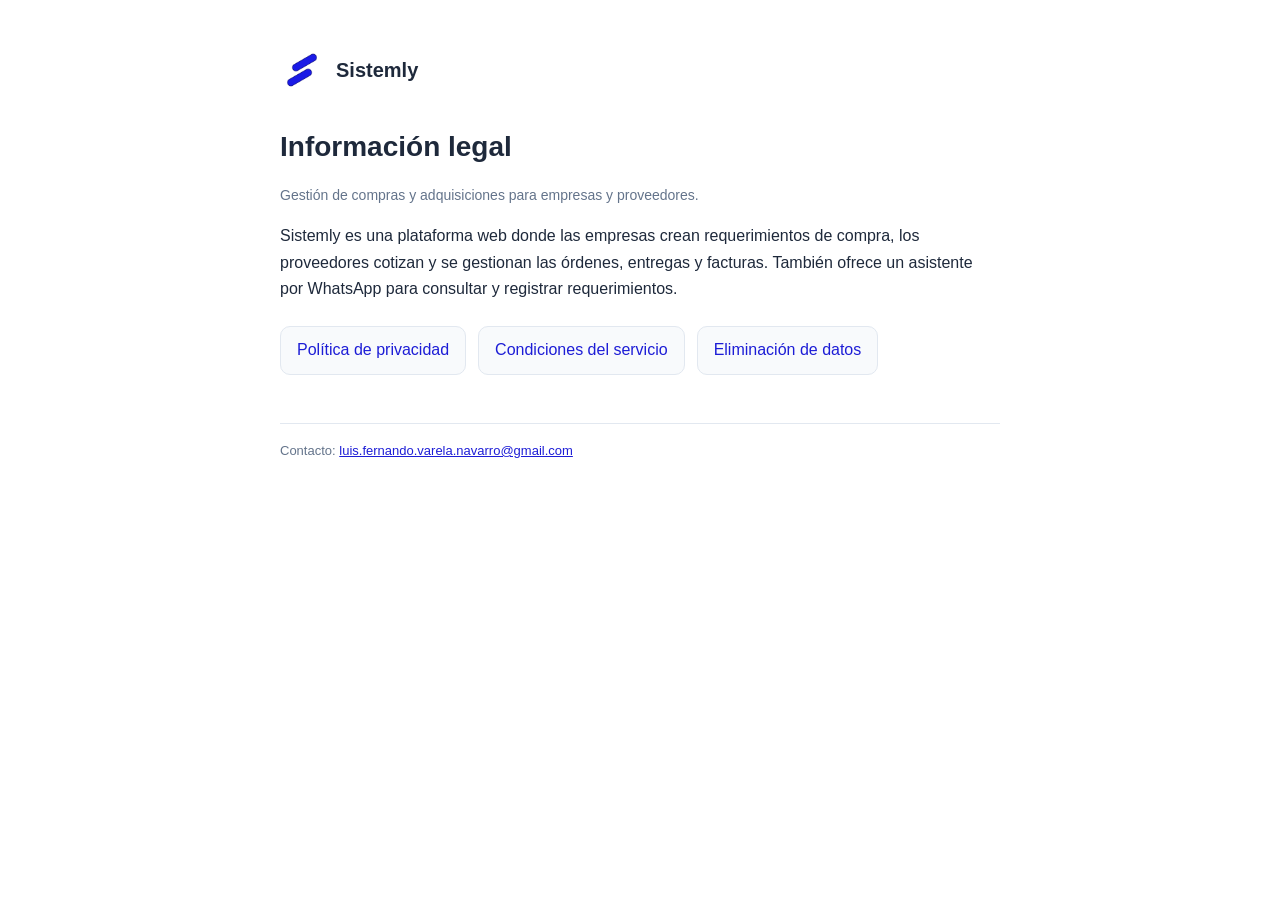
<file: index.html>
<!doctype html>
<html lang="es">
<head>
  <meta charset="utf-8">
  <meta name="viewport" content="width=device-width, initial-scale=1">
  <title>Sistemly · Información legal</title>
  <meta name="description" content="Política de privacidad, condiciones del servicio y eliminación de datos de Sistemly.">
  <link rel="icon" href="icon-1024.png">
  <link rel="stylesheet" href="style.css">
</head>
<body>
  <main>
    <header class="brand">
      <img src="icon-1024.png" alt="Sistemly">
      <strong>Sistemly</strong>
    </header>

    <h1>Información legal</h1>
    <p class="muted">Gestión de compras y adquisiciones para empresas y proveedores.</p>

    <p>
      Sistemly es una plataforma web donde las empresas crean requerimientos de compra, los proveedores cotizan y se gestionan
      las órdenes, entregas y facturas. También ofrece un asistente por WhatsApp para consultar y registrar requerimientos.
    </p>

    <nav class="links">
      <a href="privacidad.html">Política de privacidad</a>
      <a href="terminos.html">Condiciones del servicio</a>
      <a href="eliminacion-de-datos.html">Eliminación de datos</a>
    </nav>

    <footer>
      Contacto: <a href="mailto:luis.fernando.varela.navarro@gmail.com">luis.fernando.varela.navarro@gmail.com</a>
    </footer>
  </main>
</body>
</html>
</file>
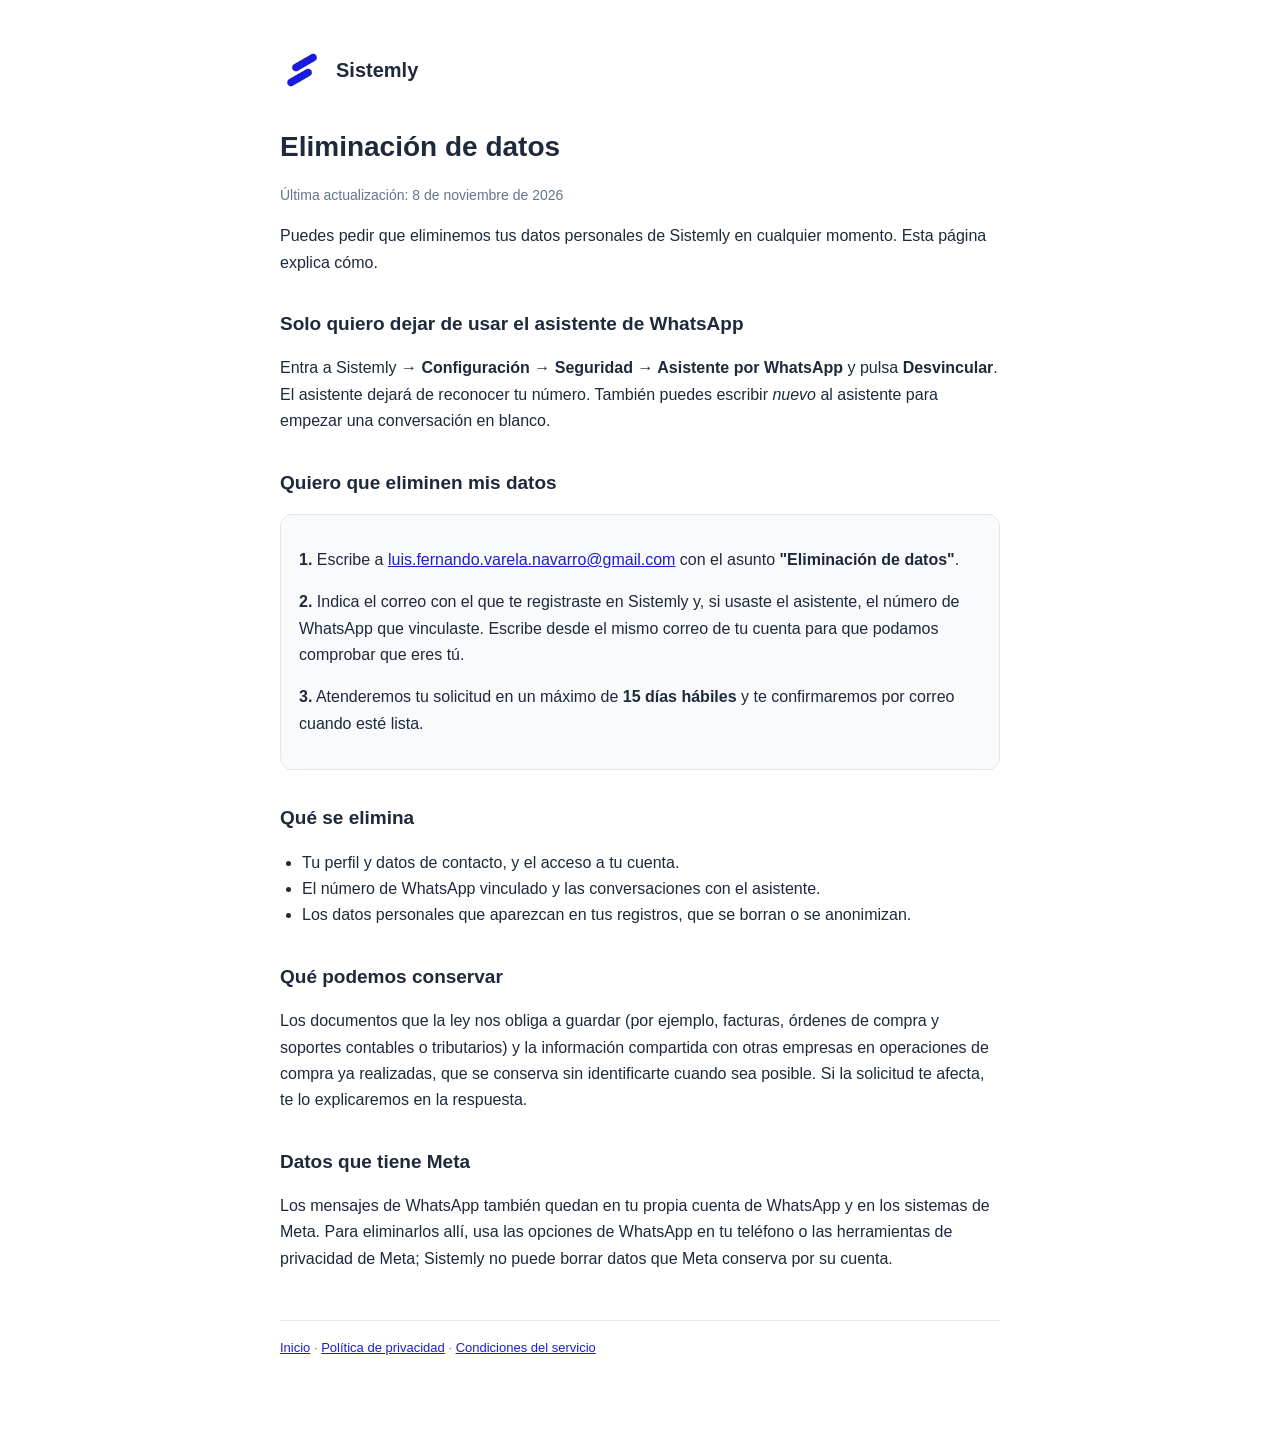
<file: eliminacion-de-datos.html>
<!doctype html>
<html lang="es">
<head>
  <meta charset="utf-8">
  <meta name="viewport" content="width=device-width, initial-scale=1">
  <title>Eliminación de datos · Sistemly</title>
  <meta name="description" content="Cómo solicitar la eliminación de tus datos en Sistemly y desvincular tu WhatsApp.">
  <link rel="icon" href="icon-1024.png">
  <link rel="stylesheet" href="style.css">
</head>
<body>
  <main>
    <header class="brand">
      <img src="icon-1024.png" alt="Sistemly">
      <strong>Sistemly</strong>
    </header>

    <h1>Eliminación de datos</h1>
    <p class="muted">Última actualización: 8 de noviembre de 2026</p>

    <p>Puedes pedir que eliminemos tus datos personales de Sistemly en cualquier momento. Esta página explica cómo.</p>

    <h2>Solo quiero dejar de usar el asistente de WhatsApp</h2>
    <p>
      Entra a Sistemly → <strong>Configuración → Seguridad → Asistente por WhatsApp</strong> y pulsa <strong>Desvincular</strong>.
      El asistente dejará de reconocer tu número. También puedes escribir <em>nuevo</em> al asistente para empezar una conversación en blanco.
    </p>

    <h2>Quiero que eliminen mis datos</h2>
    <div class="card">
      <p><strong>1.</strong> Escribe a <a href="mailto:luis.fernando.varela.navarro@gmail.com">luis.fernando.varela.navarro@gmail.com</a> con el asunto <strong>"Eliminación de datos"</strong>.</p>
      <p><strong>2.</strong> Indica el correo con el que te registraste en Sistemly y, si usaste el asistente, el número de WhatsApp que vinculaste. Escribe desde el mismo correo de tu cuenta para que podamos comprobar que eres tú.</p>
      <p><strong>3.</strong> Atenderemos tu solicitud en un máximo de <strong>15 días hábiles</strong> y te confirmaremos por correo cuando esté lista.</p>
    </div>

    <h2>Qué se elimina</h2>
    <ul>
      <li>Tu perfil y datos de contacto, y el acceso a tu cuenta.</li>
      <li>El número de WhatsApp vinculado y las conversaciones con el asistente.</li>
      <li>Los datos personales que aparezcan en tus registros, que se borran o se anonimizan.</li>
    </ul>

    <h2>Qué podemos conservar</h2>
    <p>
      Los documentos que la ley nos obliga a guardar (por ejemplo, facturas, órdenes de compra y soportes contables o tributarios)
      y la información compartida con otras empresas en operaciones de compra ya realizadas, que se conserva sin identificarte
      cuando sea posible. Si la solicitud te afecta, te lo explicaremos en la respuesta.
    </p>

    <h2>Datos que tiene Meta</h2>
    <p>
      Los mensajes de WhatsApp también quedan en tu propia cuenta de WhatsApp y en los sistemas de Meta. Para eliminarlos allí, usa las opciones de
      WhatsApp en tu teléfono o las herramientas de privacidad de Meta; Sistemly no puede borrar datos que Meta conserva por su cuenta.
    </p>

    <footer>
      <a href="index.html">Inicio</a> · <a href="privacidad.html">Política de privacidad</a> · <a href="terminos.html">Condiciones del servicio</a>
    </footer>
  </main>
</body>
</html>
</file>
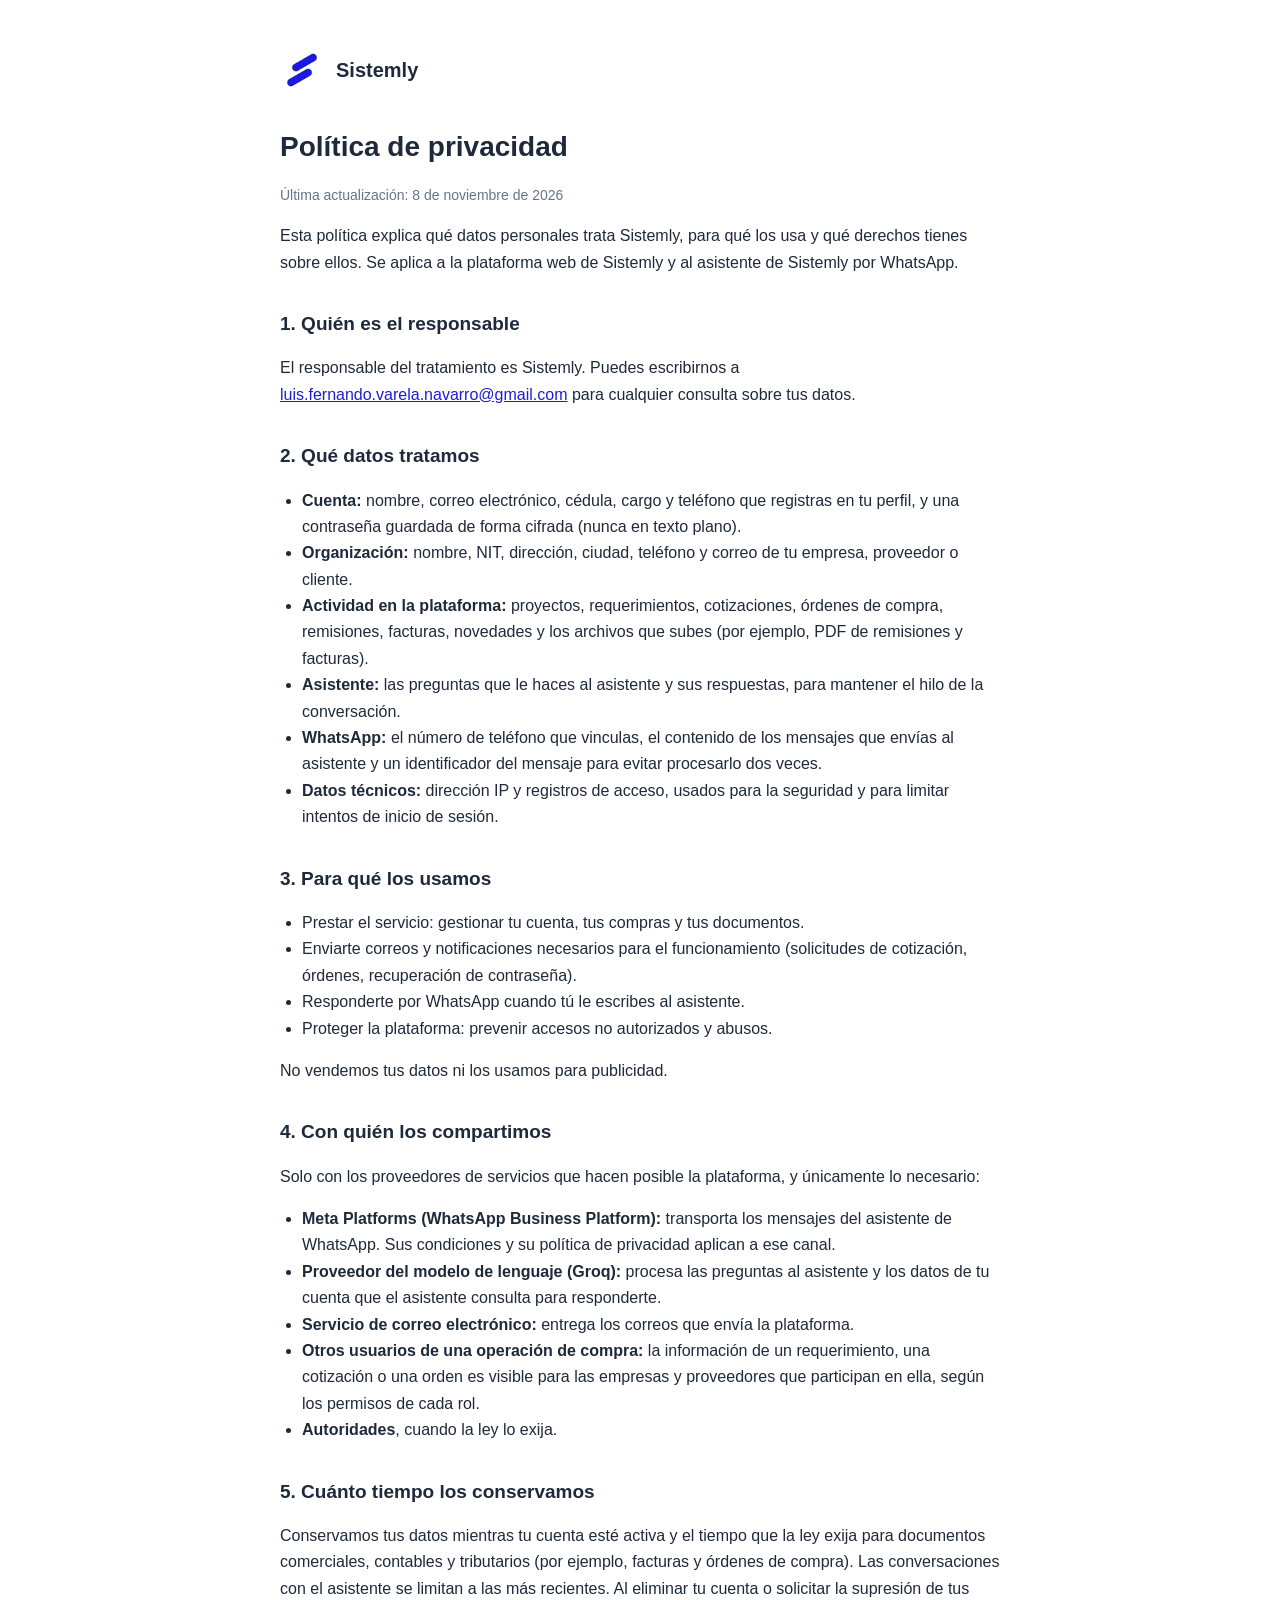
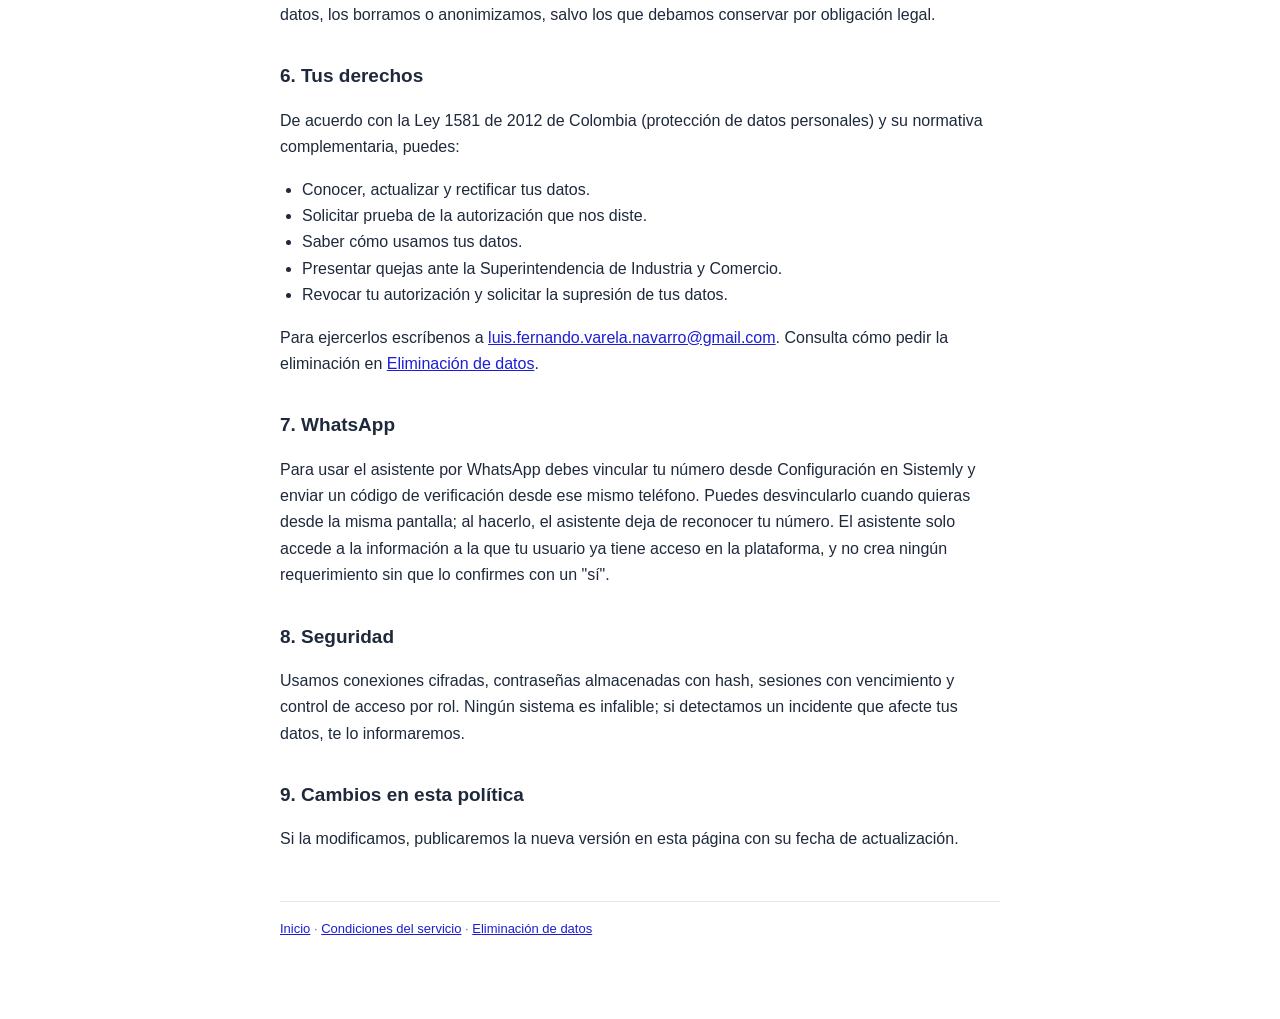
<file: privacidad.html>
<!doctype html>
<html lang="es">
<head>
  <meta charset="utf-8">
  <meta name="viewport" content="width=device-width, initial-scale=1">
  <title>Política de privacidad · Sistemly</title>
  <meta name="description" content="Cómo Sistemly trata los datos personales de sus usuarios.">
  <link rel="icon" href="icon-1024.png">
  <link rel="stylesheet" href="style.css">
</head>
<body>
  <main>
    <header class="brand">
      <img src="icon-1024.png" alt="Sistemly">
      <strong>Sistemly</strong>
    </header>

    <h1>Política de privacidad</h1>
    <p class="muted">Última actualización: 8 de noviembre de 2026</p>

    <p>
      Esta política explica qué datos personales trata Sistemly, para qué los usa y qué derechos tienes sobre ellos.
      Se aplica a la plataforma web de Sistemly y al asistente de Sistemly por WhatsApp.
    </p>

    <h2>1. Quién es el responsable</h2>
    <p>
      El responsable del tratamiento es Sistemly. Puedes escribirnos a
      <a href="mailto:luis.fernando.varela.navarro@gmail.com">luis.fernando.varela.navarro@gmail.com</a> para cualquier consulta sobre tus datos.
    </p>

    <h2>2. Qué datos tratamos</h2>
    <ul>
      <li><strong>Cuenta:</strong> nombre, correo electrónico, cédula, cargo y teléfono que registras en tu perfil, y una contraseña guardada de forma cifrada (nunca en texto plano).</li>
      <li><strong>Organización:</strong> nombre, NIT, dirección, ciudad, teléfono y correo de tu empresa, proveedor o cliente.</li>
      <li><strong>Actividad en la plataforma:</strong> proyectos, requerimientos, cotizaciones, órdenes de compra, remisiones, facturas, novedades y los archivos que subes (por ejemplo, PDF de remisiones y facturas).</li>
      <li><strong>Asistente:</strong> las preguntas que le haces al asistente y sus respuestas, para mantener el hilo de la conversación.</li>
      <li><strong>WhatsApp:</strong> el número de teléfono que vinculas, el contenido de los mensajes que envías al asistente y un identificador del mensaje para evitar procesarlo dos veces.</li>
      <li><strong>Datos técnicos:</strong> dirección IP y registros de acceso, usados para la seguridad y para limitar intentos de inicio de sesión.</li>
    </ul>

    <h2>3. Para qué los usamos</h2>
    <ul>
      <li>Prestar el servicio: gestionar tu cuenta, tus compras y tus documentos.</li>
      <li>Enviarte correos y notificaciones necesarios para el funcionamiento (solicitudes de cotización, órdenes, recuperación de contraseña).</li>
      <li>Responderte por WhatsApp cuando tú le escribes al asistente.</li>
      <li>Proteger la plataforma: prevenir accesos no autorizados y abusos.</li>
    </ul>
    <p>No vendemos tus datos ni los usamos para publicidad.</p>

    <h2>4. Con quién los compartimos</h2>
    <p>Solo con los proveedores de servicios que hacen posible la plataforma, y únicamente lo necesario:</p>
    <ul>
      <li><strong>Meta Platforms (WhatsApp Business Platform):</strong> transporta los mensajes del asistente de WhatsApp. Sus condiciones y su política de privacidad aplican a ese canal.</li>
      <li><strong>Proveedor del modelo de lenguaje (Groq):</strong> procesa las preguntas al asistente y los datos de tu cuenta que el asistente consulta para responderte.</li>
      <li><strong>Servicio de correo electrónico:</strong> entrega los correos que envía la plataforma.</li>
      <li><strong>Otros usuarios de una operación de compra:</strong> la información de un requerimiento, una cotización o una orden es visible para las empresas y proveedores que participan en ella, según los permisos de cada rol.</li>
      <li><strong>Autoridades</strong>, cuando la ley lo exija.</li>
    </ul>

    <h2>5. Cuánto tiempo los conservamos</h2>
    <p>
      Conservamos tus datos mientras tu cuenta esté activa y el tiempo que la ley exija para documentos comerciales,
      contables y tributarios (por ejemplo, facturas y órdenes de compra). Las conversaciones con el asistente se limitan a las más recientes.
      Al eliminar tu cuenta o solicitar la supresión de tus datos, los borramos o anonimizamos, salvo los que debamos conservar por obligación legal.
    </p>

    <h2>6. Tus derechos</h2>
    <p>
      De acuerdo con la Ley 1581 de 2012 de Colombia (protección de datos personales) y su normativa complementaria, puedes:
    </p>
    <ul>
      <li>Conocer, actualizar y rectificar tus datos.</li>
      <li>Solicitar prueba de la autorización que nos diste.</li>
      <li>Saber cómo usamos tus datos.</li>
      <li>Presentar quejas ante la Superintendencia de Industria y Comercio.</li>
      <li>Revocar tu autorización y solicitar la supresión de tus datos.</li>
    </ul>
    <p>
      Para ejercerlos escríbenos a <a href="mailto:luis.fernando.varela.navarro@gmail.com">luis.fernando.varela.navarro@gmail.com</a>. Consulta cómo pedir la eliminación en
      <a href="eliminacion-de-datos.html">Eliminación de datos</a>.
    </p>

    <h2>7. WhatsApp</h2>
    <p>
      Para usar el asistente por WhatsApp debes vincular tu número desde Configuración en Sistemly y enviar un código de verificación
      desde ese mismo teléfono. Puedes desvincularlo cuando quieras desde la misma pantalla; al hacerlo, el asistente deja de reconocer tu número.
      El asistente solo accede a la información a la que tu usuario ya tiene acceso en la plataforma, y no crea ningún requerimiento sin que lo confirmes con un "sí".
    </p>

    <h2>8. Seguridad</h2>
    <p>
      Usamos conexiones cifradas, contraseñas almacenadas con hash, sesiones con vencimiento y control de acceso por rol.
      Ningún sistema es infalible; si detectamos un incidente que afecte tus datos, te lo informaremos.
    </p>

    <h2>9. Cambios en esta política</h2>
    <p>Si la modificamos, publicaremos la nueva versión en esta página con su fecha de actualización.</p>

    <footer>
      <a href="index.html">Inicio</a> · <a href="terminos.html">Condiciones del servicio</a> · <a href="eliminacion-de-datos.html">Eliminación de datos</a>
    </footer>
  </main>
</body>
</html>
</file>
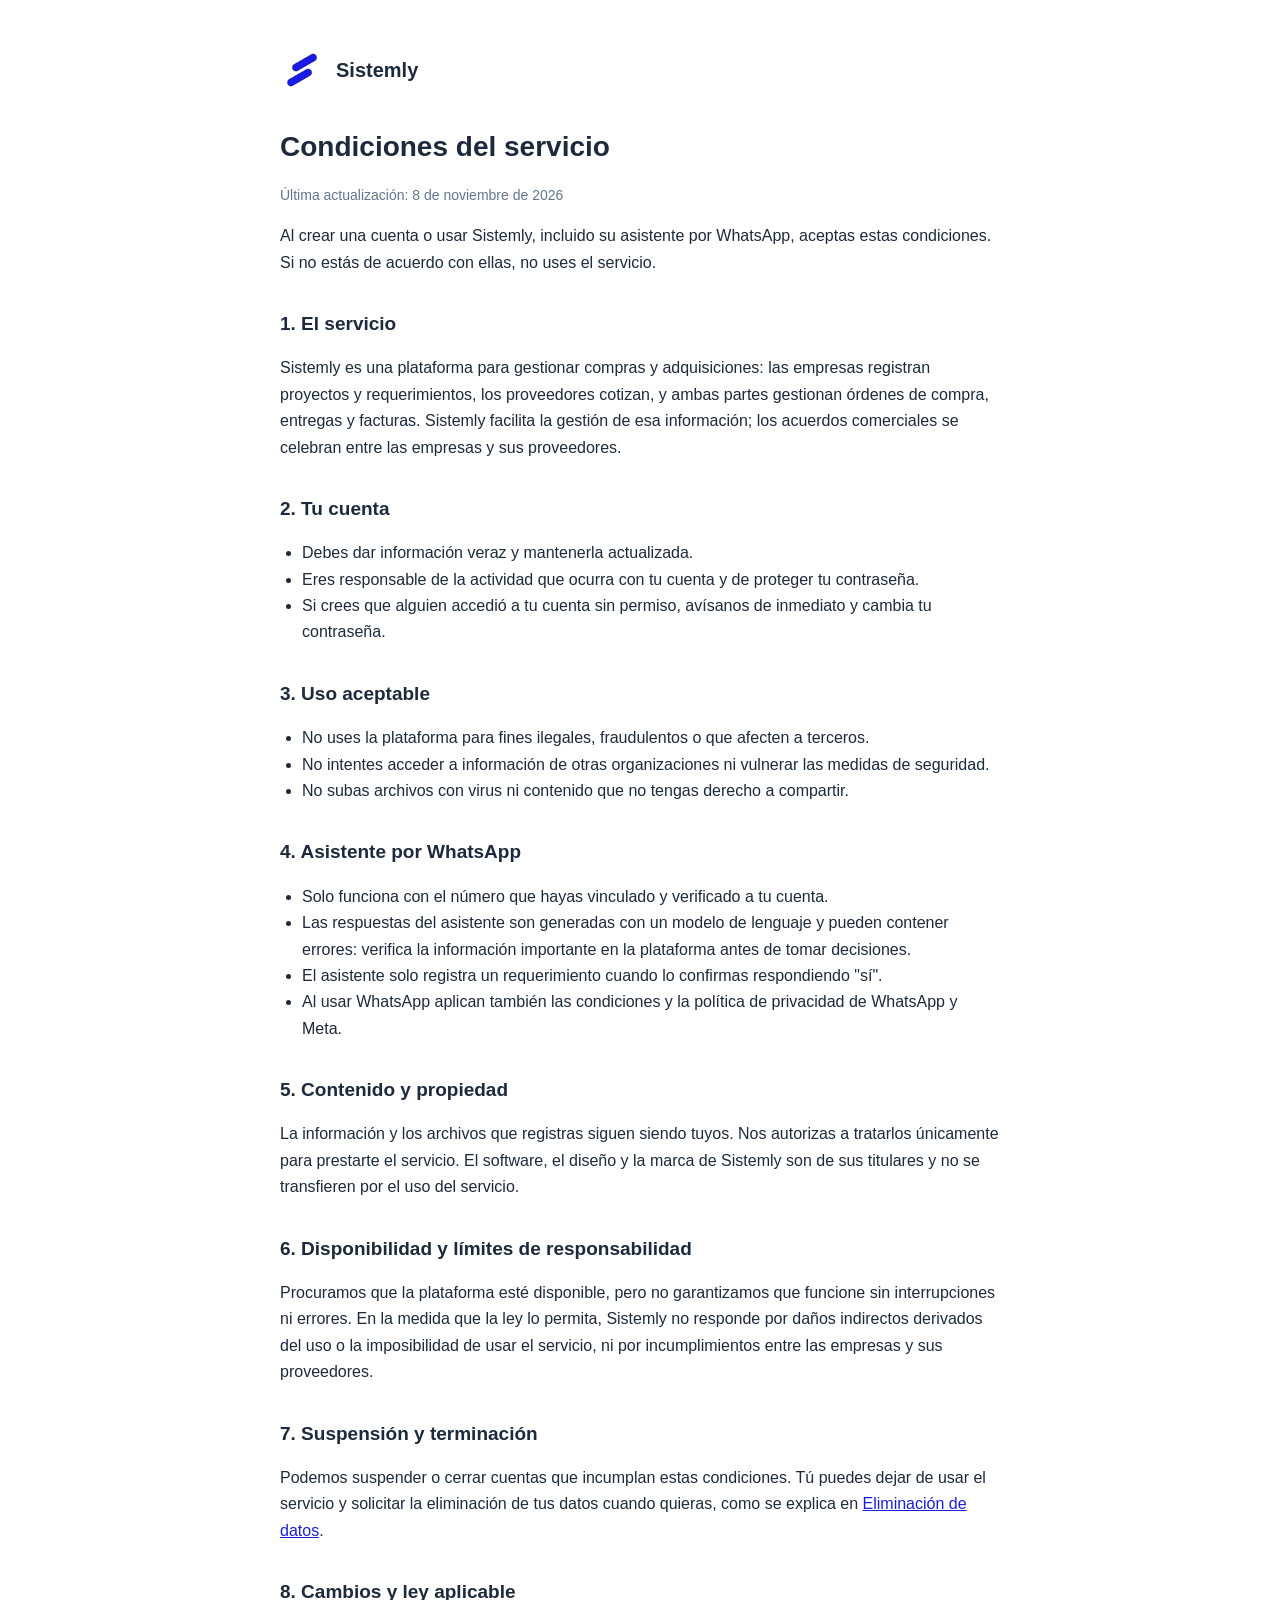
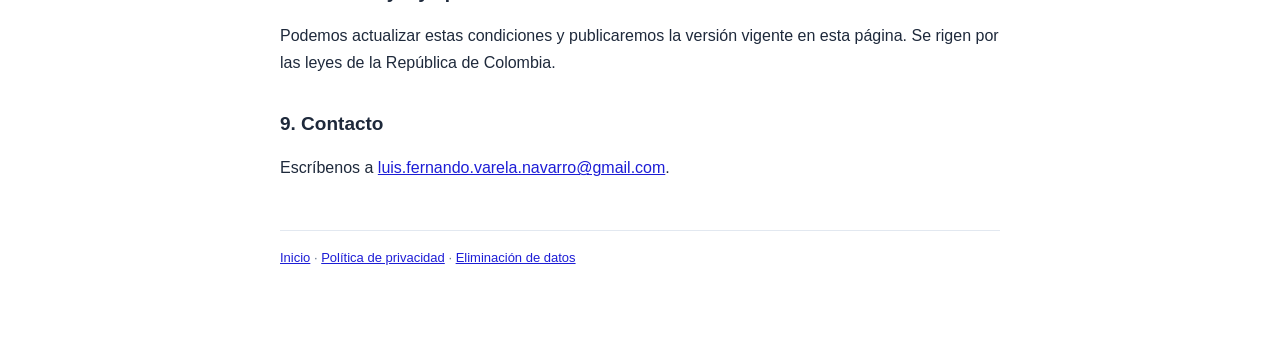
<file: terminos.html>
<!doctype html>
<html lang="es">
<head>
  <meta charset="utf-8">
  <meta name="viewport" content="width=device-width, initial-scale=1">
  <title>Condiciones del servicio · Sistemly</title>
  <meta name="description" content="Condiciones de uso de la plataforma Sistemly y de su asistente por WhatsApp.">
  <link rel="icon" href="icon-1024.png">
  <link rel="stylesheet" href="style.css">
</head>
<body>
  <main>
    <header class="brand">
      <img src="icon-1024.png" alt="Sistemly">
      <strong>Sistemly</strong>
    </header>

    <h1>Condiciones del servicio</h1>
    <p class="muted">Última actualización: 8 de noviembre de 2026</p>

    <p>
      Al crear una cuenta o usar Sistemly, incluido su asistente por WhatsApp, aceptas estas condiciones.
      Si no estás de acuerdo con ellas, no uses el servicio.
    </p>

    <h2>1. El servicio</h2>
    <p>
      Sistemly es una plataforma para gestionar compras y adquisiciones: las empresas registran proyectos y requerimientos,
      los proveedores cotizan, y ambas partes gestionan órdenes de compra, entregas y facturas. Sistemly facilita la gestión
      de esa información; los acuerdos comerciales se celebran entre las empresas y sus proveedores.
    </p>

    <h2>2. Tu cuenta</h2>
    <ul>
      <li>Debes dar información veraz y mantenerla actualizada.</li>
      <li>Eres responsable de la actividad que ocurra con tu cuenta y de proteger tu contraseña.</li>
      <li>Si crees que alguien accedió a tu cuenta sin permiso, avísanos de inmediato y cambia tu contraseña.</li>
    </ul>

    <h2>3. Uso aceptable</h2>
    <ul>
      <li>No uses la plataforma para fines ilegales, fraudulentos o que afecten a terceros.</li>
      <li>No intentes acceder a información de otras organizaciones ni vulnerar las medidas de seguridad.</li>
      <li>No subas archivos con virus ni contenido que no tengas derecho a compartir.</li>
    </ul>

    <h2>4. Asistente por WhatsApp</h2>
    <ul>
      <li>Solo funciona con el número que hayas vinculado y verificado a tu cuenta.</li>
      <li>Las respuestas del asistente son generadas con un modelo de lenguaje y pueden contener errores: verifica la información importante en la plataforma antes de tomar decisiones.</li>
      <li>El asistente solo registra un requerimiento cuando lo confirmas respondiendo "sí".</li>
      <li>Al usar WhatsApp aplican también las condiciones y la política de privacidad de WhatsApp y Meta.</li>
    </ul>

    <h2>5. Contenido y propiedad</h2>
    <p>
      La información y los archivos que registras siguen siendo tuyos. Nos autorizas a tratarlos únicamente para prestarte el servicio.
      El software, el diseño y la marca de Sistemly son de sus titulares y no se transfieren por el uso del servicio.
    </p>

    <h2>6. Disponibilidad y límites de responsabilidad</h2>
    <p>
      Procuramos que la plataforma esté disponible, pero no garantizamos que funcione sin interrupciones ni errores.
      En la medida que la ley lo permita, Sistemly no responde por daños indirectos derivados del uso o la imposibilidad de usar el servicio,
      ni por incumplimientos entre las empresas y sus proveedores.
    </p>

    <h2>7. Suspensión y terminación</h2>
    <p>
      Podemos suspender o cerrar cuentas que incumplan estas condiciones. Tú puedes dejar de usar el servicio y solicitar la eliminación
      de tus datos cuando quieras, como se explica en <a href="eliminacion-de-datos.html">Eliminación de datos</a>.
    </p>

    <h2>8. Cambios y ley aplicable</h2>
    <p>
      Podemos actualizar estas condiciones y publicaremos la versión vigente en esta página. Se rigen por las leyes de la República de Colombia.
    </p>

    <h2>9. Contacto</h2>
    <p>Escríbenos a <a href="mailto:luis.fernando.varela.navarro@gmail.com">luis.fernando.varela.navarro@gmail.com</a>.</p>

    <footer>
      <a href="index.html">Inicio</a> · <a href="privacidad.html">Política de privacidad</a> · <a href="eliminacion-de-datos.html">Eliminación de datos</a>
    </footer>
  </main>
</body>
</html>
</file>
<file: style.css>
:root {
  --bg: #ffffff;
  --text: #1e293b;
  --muted: #64748b;
  --accent: #1d1dd6;
  --border: #e2e8f0;
  --card: #f8fafc;
}

@media (prefers-color-scheme: dark) {
  :root {
    --bg: #0b1120;
    --text: #e2e8f0;
    --muted: #94a3b8;
    --accent: #818cf8;
    --border: #1e293b;
    --card: #111827;
  }
}

* { box-sizing: border-box; }

body {
  margin: 0;
  background: var(--bg);
  color: var(--text);
  font-family: -apple-system, BlinkMacSystemFont, "Segoe UI", Roboto, Helvetica, Arial, sans-serif;
  line-height: 1.65;
}

main {
  max-width: 760px;
  margin: 0 auto;
  padding: 48px 20px 80px;
}

header.brand { display: flex; align-items: center; gap: 12px; margin-bottom: 32px; }
header.brand img { width: 44px; height: 44px; border-radius: 10px; }
header.brand strong { font-size: 20px; }

h1 { font-size: 28px; margin: 0 0 6px; }
h2 { font-size: 19px; margin: 32px 0 8px; }
p, li { color: var(--text); }
.muted { color: var(--muted); font-size: 14px; }
a { color: var(--accent); }

ul { padding-left: 22px; }

.card {
  background: var(--card);
  border: 1px solid var(--border);
  border-radius: 12px;
  padding: 16px 18px;
  margin: 16px 0;
}

nav.links { display: flex; flex-wrap: wrap; gap: 12px; margin-top: 24px; }
nav.links a {
  padding: 10px 16px;
  border: 1px solid var(--border);
  border-radius: 10px;
  text-decoration: none;
  background: var(--card);
}

footer { margin-top: 48px; padding-top: 16px; border-top: 1px solid var(--border); font-size: 13px; color: var(--muted); }
</file>
